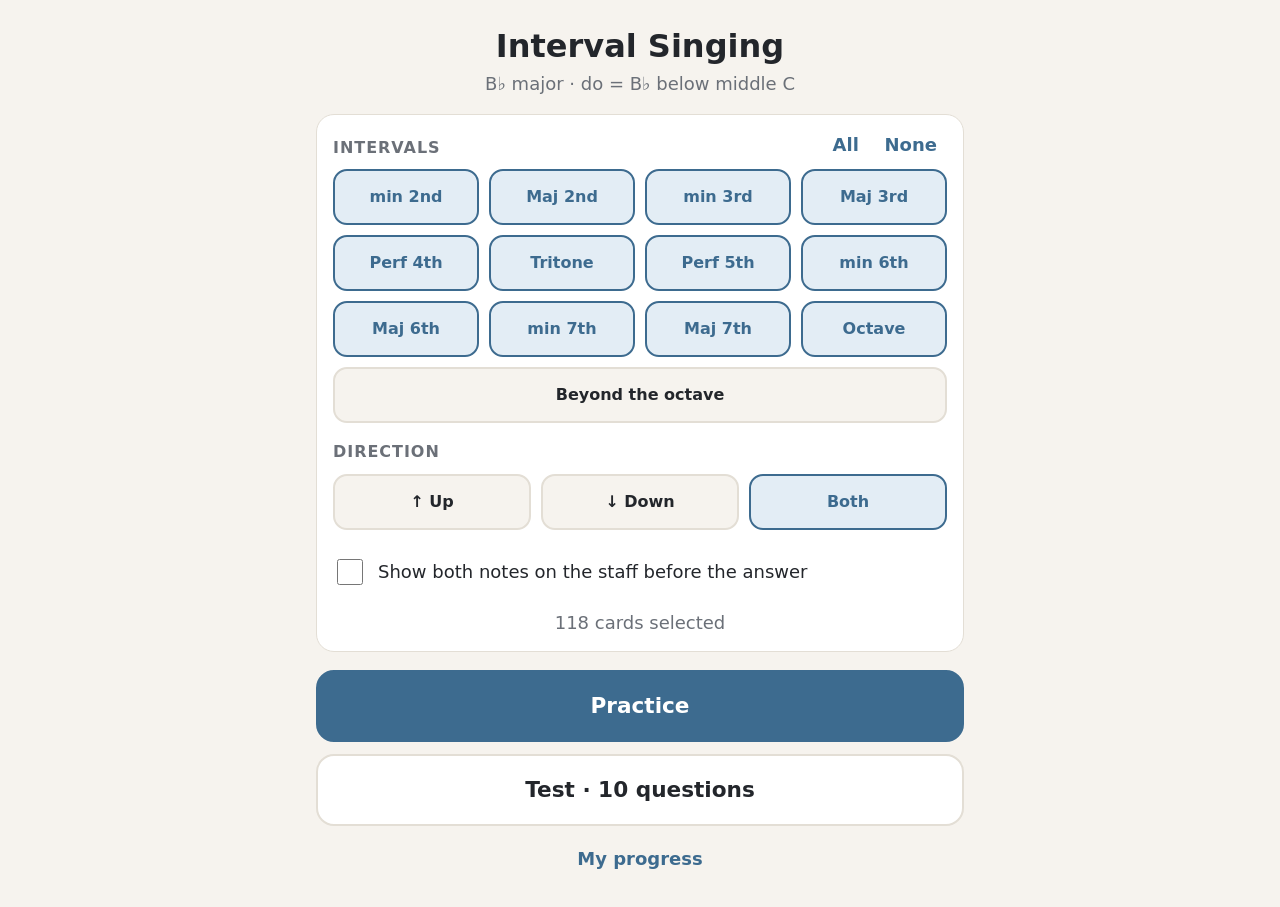
<file: interval-trainer/index.html>
<!doctype html>
<html lang="en">
<head>
  <meta charset="utf-8">
  <meta name="viewport" content="width=device-width, initial-scale=1, viewport-fit=cover">
  <title>Interval Singing</title>
  <meta name="description" content="Ear-training and singing practice for diatonic intervals in B-flat major.">
  <meta name="theme-color" content="#f6f3ee" media="(prefers-color-scheme: light)">
  <meta name="theme-color" content="#1c1f24" media="(prefers-color-scheme: dark)">
  <!-- Home-screen app settings for iPhone / iPad -->
  <meta name="apple-mobile-web-app-capable" content="yes">
  <meta name="mobile-web-app-capable" content="yes">
  <meta name="apple-mobile-web-app-status-bar-style" content="default">
  <meta name="apple-mobile-web-app-title" content="Intervals">
  <link rel="apple-touch-icon" href="icons/apple-touch-icon.png">
  <link rel="icon" href="icons/icon-192.png">
  <link rel="manifest" href="manifest.webmanifest">
  <link rel="stylesheet" href="css/style.css">
</head>
<body>
  <main id="app"></main>
  <noscript>This app needs JavaScript turned on.</noscript>
  <script type="module" src="js/app.js"></script>
</body>
</html>
</file>
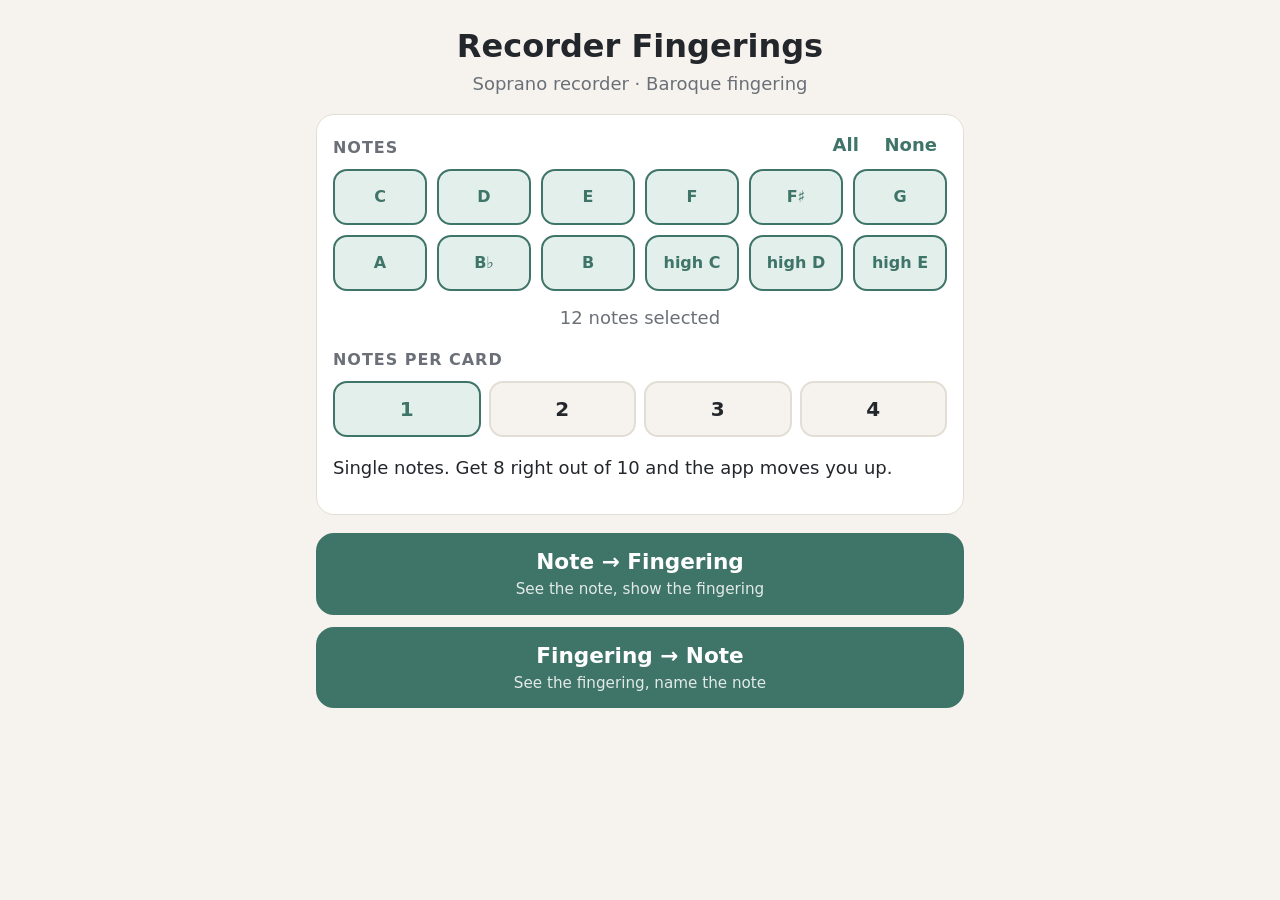
<file: recorder-trainer/index.html>
<!doctype html>
<html lang="en">
<head>
  <meta charset="utf-8">
  <meta name="viewport" content="width=device-width, initial-scale=1, viewport-fit=cover">
  <title>Recorder Fingerings</title>
  <meta name="description" content="Soprano recorder fingering practice, middle C to high E.">
  <meta name="theme-color" content="#f6f3ee" media="(prefers-color-scheme: light)">
  <meta name="theme-color" content="#1c1f24" media="(prefers-color-scheme: dark)">
  <!-- Home-screen app settings for iPhone / iPad -->
  <meta name="apple-mobile-web-app-capable" content="yes">
  <meta name="mobile-web-app-capable" content="yes">
  <meta name="apple-mobile-web-app-status-bar-style" content="default">
  <meta name="apple-mobile-web-app-title" content="Recorder">
  <link rel="apple-touch-icon" href="icons/apple-touch-icon.png">
  <link rel="icon" href="icons/icon-192.png">
  <link rel="manifest" href="manifest.webmanifest">
  <link rel="stylesheet" href="css/style.css">
</head>
<body>
  <main id="app"></main>
  <noscript>This app needs JavaScript turned on.</noscript>
  <script type="module" src="js/app.js"></script>
</body>
</html>
</file>
<file: interval-trainer/css/style.css>
/* Calm, simple look with big tap targets. Colors are set once here. */
:root {
  --bg: #f6f3ee;
  --card: #ffffff;
  --ink: #23262b;
  --muted: #6b7078;
  --line: #e3ded5;
  --accent: #3d6b8f;      /* calm blue */
  --accent-ink: #ffffff;
  --accent-soft: #e3edf5;
  --good: #3f7d58;
  --good-soft: #e3f1e8;
  --again: #a2672b;
  --again-soft: #f6ebdd;
  --target: #c0562f;      /* answer note color */
  --radius: 18px;
  color-scheme: light;
}
@media (prefers-color-scheme: dark) {
  :root:not([data-theme="light"]) {
    --bg: #1c1f24; --card: #262a31; --ink: #eef0f2; --muted: #a2a8b1; --line: #3a3f48;
    --accent: #7fb0d6; --accent-ink: #13202b; --accent-soft: #2c3a47;
    --good: #7cc497; --good-soft: #263a2e; --again: #e0a96d; --again-soft: #3d3022;
    --target: #f0926c; color-scheme: dark;
  }
}
:root[data-theme="dark"] {
  --bg: #1c1f24; --card: #262a31; --ink: #eef0f2; --muted: #a2a8b1; --line: #3a3f48;
  --accent: #7fb0d6; --accent-ink: #13202b; --accent-soft: #2c3a47;
  --good: #7cc497; --good-soft: #263a2e; --again: #e0a96d; --again-soft: #3d3022;
  --target: #f0926c; color-scheme: dark;
}

* { box-sizing: border-box; }
html { -webkit-text-size-adjust: 100%; }
body {
  margin: 0;
  background: var(--bg);
  color: var(--ink);
  font: 18px/1.4 -apple-system, BlinkMacSystemFont, "Segoe UI", system-ui, sans-serif;
  -webkit-tap-highlight-color: transparent;
}
main {
  max-width: 680px;
  margin: 0 auto;
  padding: max(16px, env(safe-area-inset-top)) max(16px, env(safe-area-inset-right))
           max(24px, env(safe-area-inset-bottom)) max(16px, env(safe-area-inset-left));
}
h1 { font-size: 2rem; margin: 8px 0 2px; }
h2 { font-size: 1rem; text-transform: uppercase; letter-spacing: .06em; color: var(--muted); margin: 18px 0 10px; }
.sub { color: var(--muted); margin: 0; }
.home-head { text-align: center; margin: 8px 0 18px; }

/* ---------- buttons ---------- */
button { font: inherit; color: inherit; cursor: pointer; touch-action: manipulation; }
.btn {
  display: block; width: 100%;
  min-height: 60px; padding: 12px 16px;
  border: 2px solid var(--line); border-radius: var(--radius);
  background: var(--card); font-size: 1.15rem; font-weight: 600;
  transition: transform .08s, opacity .2s;
}
.btn:active:not(:disabled) { transform: scale(.98); }
.btn:disabled { opacity: .35; cursor: default; }
.btn.primary { background: var(--accent); border-color: var(--accent); color: var(--accent-ink); }
.btn.huge { min-height: 72px; font-size: 1.35rem; }
.btn.good { background: var(--good-soft); border-color: var(--good); color: var(--good); }
.btn.again { background: var(--again-soft); border-color: var(--again); color: var(--again); }
.btn.danger { margin-top: 28px; color: #b3412f; }
.btn.reveal { border-style: dashed; color: var(--accent); }
.link {
  background: none; border: 0; color: var(--accent); font-weight: 600;
  padding: 12px 8px; min-height: 48px;
}
.link.center { display: block; margin: 8px auto 0; }

/* ---------- home ---------- */
.panel {
  background: var(--card); border-radius: var(--radius);
  padding: 4px 16px 16px; border: 1px solid var(--line);
}
.panel-head { display: flex; justify-content: space-between; align-items: center; }
.mini-btns .link { padding: 8px 10px; }
.chips { display: grid; grid-template-columns: repeat(3, 1fr); gap: 10px; }
@media (min-width: 560px) { .chips { grid-template-columns: repeat(4, 1fr); } }
.chip, .seg {
  min-height: 56px; border-radius: 14px; border: 2px solid var(--line);
  background: var(--bg); font-weight: 600; font-size: 1rem; padding: 6px;
}
.chip.wide { grid-column: 1 / -1; }
.chip[aria-pressed="true"], .seg[aria-pressed="true"] {
  background: var(--accent-soft); border-color: var(--accent); color: var(--accent);
}
.segs { display: grid; grid-template-columns: repeat(3, 1fr); gap: 10px; }
.check { display: flex; gap: 12px; align-items: center; margin-top: 18px; min-height: 48px; }
.check input { width: 26px; height: 26px; accent-color: var(--accent); flex: none; }
.count { color: var(--muted); text-align: center; margin: 14px 0 0; }
.big-btns { display: grid; gap: 12px; margin-top: 18px; }

/* ---------- card screen ---------- */
.bar {
  display: grid; grid-template-columns: 1fr auto 1fr; align-items: center;
  margin: -4px -8px 8px;
}
.bar .link { justify-self: start; }
.bar-title { font-weight: 700; }
.card-num { justify-self: end; color: var(--muted); font-size: .85rem; padding-right: 8px; }
.card {
  background: var(--card); border: 1px solid var(--line); border-radius: 24px;
  padding: 18px 16px 16px; text-align: center;
}
.interval { font-size: clamp(1.6rem, 6vw, 2.2rem); font-weight: 800; line-height: 1.15; }
.iv-note { font-weight: 500; color: var(--muted); font-size: .7em; }
.dir { font-size: 1.15rem; color: var(--muted); margin-top: 4px; }
.dir.up, .dir.down { font-weight: 600; }
.from-syl { font-size: clamp(3.4rem, 15vw, 5rem); font-weight: 700; line-height: 1.05; margin: 2px 0 4px; }
.staff-wrap { max-width: 420px; margin: 0 auto; }
.staff { width: 100%; height: auto; display: block; }
.staff path, .staff .note-start { fill: var(--ink); }
.staff-line, .ledger, .stem { stroke: var(--ink); stroke-width: 1.1; }
.ledger { stroke-width: 1.4; }
.stem { stroke-width: 1.2; }
.staff .note-target path { fill: var(--target); }
.staff .note-target line { stroke: var(--target); }
.note-hidden { fill: var(--muted); font-size: 22px; font-weight: 700; font-family: inherit; }
.answer { min-height: 112px; display: flex; flex-direction: column; justify-content: center; margin-top: 10px; }
.answer.shown { animation: fade .25s ease-out; }
.syls { display: flex; justify-content: center; align-items: baseline; gap: 14px; font-weight: 700; }
.syl-start { font-size: clamp(2rem, 9vw, 3rem); color: var(--muted); }
.arrow { font-size: 2rem; color: var(--muted); }
.syl-target { font-size: clamp(3.8rem, 17vw, 5.6rem); color: var(--target); line-height: 1; }
.letters { color: var(--muted); margin-top: 4px; }
@keyframes fade { from { opacity: 0; transform: translateY(6px); } to { opacity: 1; transform: none; } }

.play-btns { display: grid; gap: 10px; margin-top: 14px; }
.play-btns .btn.primary { min-height: 68px; font-size: 1.25rem; }
.pair, .judge { display: grid; grid-template-columns: 1fr 1fr; gap: 10px; }
.judge { margin-top: 14px; }
.judge .btn { min-height: 68px; }

/* ---------- results & progress ---------- */
.results { text-align: center; display: grid; gap: 12px; }
.score { font-size: 5rem; font-weight: 800; line-height: 1; margin-top: 12px; }
.score span { font-size: 2rem; color: var(--muted); margin-left: 6px; }
.msg { font-size: 1.25rem; margin: 0 0 6px; }
ul { list-style: none; padding: 0; margin: 0; }
.missed { background: var(--card); border: 1px solid var(--line); border-radius: var(--radius); text-align: left; }
.missed li, .tests li { display: flex; justify-content: space-between; gap: 12px; padding: 12px 16px; border-top: 1px solid var(--line); }
.missed li:first-child, .tests li:first-child { border-top: 0; }
.li-syl { font-weight: 700; font-size: 1.2rem; }
.hint { color: var(--muted); font-size: .95rem; }
.prog li { display: grid; grid-template-columns: 7.5em 1fr 3em; gap: 10px; align-items: center; padding: 8px 0; }
.p-bar { height: 14px; background: var(--bg); border-radius: 7px; overflow: hidden; border: 1px solid var(--line); }
.p-bar span { display: block; height: 100%; background: var(--good); }
.p-num { text-align: right; color: var(--muted); }
</file>
<file: recorder-trainer/css/style.css>
/* Calm, simple look with big tap targets. Colors are set once here. */
:root {
  --bg: #f6f3ee;
  --card: #ffffff;
  --ink: #23262b;
  --muted: #6b7078;
  --line: #e3ded5;
  --accent: #3f7468;      /* calm green */
  --accent-ink: #ffffff;
  --accent-soft: #e2efeb;
  --good: #3f7d58;
  --good-soft: #e3f1e8;
  --again: #a2672b;
  --again-soft: #f6ebdd;
  --target: #c0562f;      /* answer note color */
  --radius: 18px;
  color-scheme: light;
}
@media (prefers-color-scheme: dark) {
  :root:not([data-theme="light"]) {
    --bg: #1c1f24; --card: #262a31; --ink: #eef0f2; --muted: #a2a8b1; --line: #3a3f48;
    --accent: #82c2b2; --accent-ink: #12221e; --accent-soft: #263b36;
    --good: #7cc497; --good-soft: #263a2e; --again: #e0a96d; --again-soft: #3d3022;
    --target: #f0926c; color-scheme: dark;
  }
}
:root[data-theme="dark"] {
  --bg: #1c1f24; --card: #262a31; --ink: #eef0f2; --muted: #a2a8b1; --line: #3a3f48;
  --accent: #82c2b2; --accent-ink: #12221e; --accent-soft: #263b36;
  --good: #7cc497; --good-soft: #263a2e; --again: #e0a96d; --again-soft: #3d3022;
  --target: #f0926c; color-scheme: dark;
}

* { box-sizing: border-box; }
html { -webkit-text-size-adjust: 100%; }
body {
  margin: 0;
  background: var(--bg);
  color: var(--ink);
  font: 18px/1.4 -apple-system, BlinkMacSystemFont, "Segoe UI", system-ui, sans-serif;
  -webkit-tap-highlight-color: transparent;
}
main {
  max-width: 680px;
  margin: 0 auto;
  padding: max(16px, env(safe-area-inset-top)) max(16px, env(safe-area-inset-right))
           max(24px, env(safe-area-inset-bottom)) max(16px, env(safe-area-inset-left));
}
h1 { font-size: 2rem; margin: 8px 0 2px; }
h2 { font-size: 1rem; text-transform: uppercase; letter-spacing: .06em; color: var(--muted); margin: 18px 0 10px; }
.sub { color: var(--muted); margin: 0; }
.home-head { text-align: center; margin: 8px 0 18px; }

/* ---------- buttons ---------- */
button { font: inherit; color: inherit; cursor: pointer; touch-action: manipulation; }
.btn {
  display: block; width: 100%;
  min-height: 60px; padding: 12px 16px;
  border: 2px solid var(--line); border-radius: var(--radius);
  background: var(--card); font-size: 1.15rem; font-weight: 600;
  transition: transform .08s, opacity .2s;
}
.btn:active:not(:disabled) { transform: scale(.98); }
.btn:disabled { opacity: .35; cursor: default; }
.btn.primary { background: var(--accent); border-color: var(--accent); color: var(--accent-ink); }
.btn.huge { min-height: 72px; font-size: 1.35rem; }
.btn.good { background: var(--good-soft); border-color: var(--good); color: var(--good); }
.btn.again { background: var(--again-soft); border-color: var(--again); color: var(--again); }
.btn.danger { margin-top: 28px; color: #b3412f; }
.btn.reveal { border-style: dashed; color: var(--accent); }
.link {
  background: none; border: 0; color: var(--accent); font-weight: 600;
  padding: 12px 8px; min-height: 48px;
}
.link.center { display: block; margin: 8px auto 0; }

/* ---------- home ---------- */
.panel {
  background: var(--card); border-radius: var(--radius);
  padding: 4px 16px 16px; border: 1px solid var(--line);
}
.panel-head { display: flex; justify-content: space-between; align-items: center; }
.mini-btns .link { padding: 8px 10px; }
.chips { display: grid; grid-template-columns: repeat(3, 1fr); gap: 10px; }
@media (min-width: 560px) { .chips { grid-template-columns: repeat(6, 1fr); } }
.chip {
  min-height: 56px; border-radius: 14px; border: 2px solid var(--line);
  background: var(--bg); font-weight: 600; font-size: 1rem; padding: 6px;
}
.chip[aria-pressed="true"] {
  background: var(--accent-soft); border-color: var(--accent); color: var(--accent);
}
.count { color: var(--muted); text-align: center; margin: 14px 0 0; }
.big-btns { display: grid; gap: 12px; margin-top: 18px; }

/* ---------- card screen ---------- */
.bar {
  display: grid; grid-template-columns: 1fr auto 1fr; align-items: center;
  margin: -4px -8px 8px;
}
.bar .link { justify-self: start; }
.bar-title { font-weight: 700; }
.big-btns small { display: block; font-size: .95rem; font-weight: 500; opacity: .85; margin-top: 2px; }
.card {
  background: var(--card); border: 1px solid var(--line); border-radius: 24px;
  padding: 12px 12px 16px; text-align: center;
}
.ask { margin: 2px 0 8px; color: var(--muted); font-weight: 600; font-size: 1.1rem; }
/* prompt on the left, answer on the right */
.card-body { display: grid; grid-template-columns: 1fr 1fr; gap: 12px; align-items: center; min-height: 300px; }
.side { display: flex; flex-direction: column; align-items: center; justify-content: center; min-width: 0; }
.staff { width: 100%; height: auto; display: block; }
.staff path { fill: var(--ink); }
.staff-line, .ledger { stroke: var(--ink); stroke-width: 1.1; }
.ledger { stroke-width: 1.4; }
.note-block { width: 100%; }
.staff-wrap { width: 100%; max-width: 260px; margin: 0 auto; }
.note-name { font-size: clamp(3.6rem, 16vw, 5.5rem); font-weight: 800; line-height: 1; margin-top: 4px; }
.note-name .octave { display: block; font-size: 1.1rem; font-weight: 600; color: var(--muted); margin-top: 4px; }
.recorder-wrap { width: 100%; }
.recorder { height: min(340px, 48vh); width: auto; max-width: 100%; display: block; margin: 0 auto; }
.recorder .body { fill: var(--bg); stroke: var(--ink); stroke-width: 2; }
.recorder .window { fill: var(--ink); }
.recorder .joint { stroke: var(--ink); stroke-width: 1.5; }
.recorder .hole { stroke: var(--ink); stroke-width: 2; }
.recorder .hole.closed, .recorder .hole-fill { fill: var(--ink); }
.recorder .hole.open { fill: var(--card); }
.recorder .hole-ring { fill: none; stroke: var(--ink); stroke-width: 2; }
.recorder .label { fill: var(--muted); font-size: 13px; font-family: inherit; font-weight: 600; }
.recorder .label.small { font-size: 11px; font-weight: 500; }
.recorder .label.hand { font-size: 16px; }
.answer { width: 100%; }
.answer.shown { animation: fade .25s ease-out; }
.btn.reveal { min-height: 140px; }
@keyframes fade { from { opacity: 0; transform: translateY(6px); } to { opacity: 1; transform: none; } }

.play-btns { margin-top: 14px; }
.play-btns .btn { min-height: 64px; font-size: 1.25rem; }
.judge { display: grid; grid-template-columns: 1fr 1fr; gap: 10px; margin-top: 12px; }
.judge .btn { min-height: 68px; }

/* ---------- patterns (2-4 notes per card) ---------- */
.bar-level { justify-self: end; color: var(--muted); font-size: .85rem; padding-right: 8px; text-align: right; }
.big-btns .level-tag {
  display: inline-block; margin-top: 8px; padding: 3px 12px; border-radius: 999px;
  background: rgba(255, 255, 255, .22); font-size: .9rem; font-weight: 600;
}
.hint.center { text-align: center; margin: 14px 8px 0; }
.banner {
  background: var(--good-soft); color: var(--good); border: 2px solid var(--good);
  border-radius: var(--radius); padding: 12px 16px; margin-bottom: 10px;
  text-align: center; font-weight: 700; font-size: 1.1rem; animation: fade .3s ease-out;
}
.names { display: flex; justify-content: center; gap: 4px 18px; flex-wrap: wrap; margin-top: 4px; }
.nm { font-size: clamp(3.6rem, 16vw, 5.5rem); font-weight: 800; line-height: 1; display: flex; flex-direction: column; align-items: center; }
.nm small { font-size: 1.1rem; font-weight: 600; color: var(--muted); margin-top: 4px; }
.recorders { display: grid; gap: 4px; width: 100%; justify-items: center; }
.recorders.len-2 { grid-template-columns: repeat(2, 1fr); }
.recorders.len-3 { grid-template-columns: repeat(3, 1fr); }
.recorders.len-4 { grid-template-columns: repeat(4, 1fr); }
.recorders.compact .recorder .label:not(.hand) { display: none; }
.recorders.compact .recorder { height: min(250px, 34vh); }
.recorders.len-4.compact .recorder { height: min(230px, 30vh); }

/* stacked card: question on top, answer underneath */
.card.stacked .card-body { grid-template-columns: 1fr; gap: 14px; min-height: 0; }
.card.stacked .staff-wrap { max-width: 440px; }
.card.stacked .staff-wrap.len-2 { max-width: 300px; }
.card.stacked .staff-wrap.len-3 { max-width: 370px; }
.card.stacked .nm { font-size: clamp(2.4rem, 11vw, 3.6rem); }
.card.stacked .btn.reveal { min-height: 120px; }

/* "Change level" panel */
.levels { margin-top: 10px; }
.level-row { display: flex; align-items: center; justify-content: space-between; gap: 10px; margin: 10px 0; flex-wrap: wrap; }
.level-row > span { font-weight: 600; }
.segs { display: grid; grid-template-columns: repeat(4, 52px); gap: 8px; }
.seg {
  min-height: 52px; border-radius: 14px; border: 2px solid var(--line);
  background: var(--bg); font-weight: 700; font-size: 1.1rem;
}
.seg[aria-pressed="true"] { background: var(--accent-soft); border-color: var(--accent); color: var(--accent); }
.level-label {
  display: inline-block; margin: 0 0 4px; padding: 3px 12px; border-radius: 999px;
  background: var(--accent-soft); color: var(--accent); font-size: .9rem; font-weight: 700;
}
.level-label + .ask { margin-top: 2px; }
.len-picker { grid-template-columns: repeat(4, 1fr); }
.len-picker .seg { min-height: 56px; font-size: 1.25rem; }
.seg:disabled { opacity: .35; }
</file>
